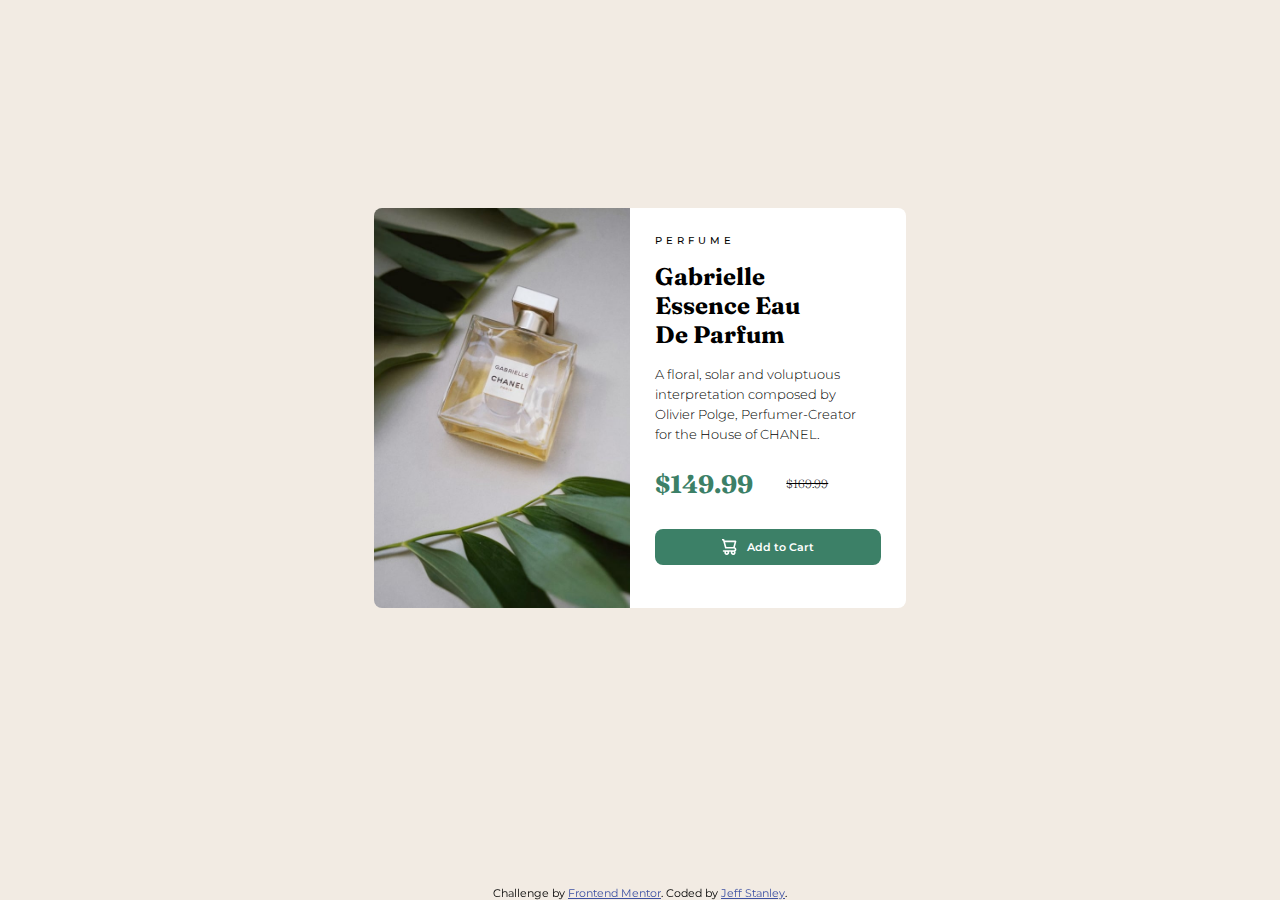
<file: product-preview-card-component-main/index.html>
<!DOCTYPE html>
<html lang="en">
<head>
  <meta charset="UTF-8">
  <meta name="viewport" content="width=device-width, initial-scale=1.0"> <!-- displays site properly based on user's device -->
  <link rel="stylesheet" href="styles.css">
  <link rel="icon" type="image/png" sizes="32x32" href="./images/favicon-32x32.png">
  <link rel="preconnect" href="https://fonts.googleapis.com">
  <link rel="preconnect" href="https://fonts.gstatic.com" crossorigin>
  <link href="https://fonts.googleapis.com/css2?family=Inter:wght@100;200;300;400;500;600;700;800;900&family=Montserrat:wght@100;200;300;400;500;600;700;800;900&display=swap" rel="stylesheet">
  <link rel="preconnect" href="https://fonts.googleapis.com">
  <link rel="preconnect" href="https://fonts.gstatic.com" crossorigin>
  <link href="https://fonts.googleapis.com/css2?family=Fraunces:wght@100;200;300;400;500;600;700;800;900&family=Inter:wght@100;200;300;400;500;600;700;800;900&display=swap" rel="stylesheet">
  <title>Frontend Mentor | Product preview card component</title>

  <!-- Feel free to remove these styles or customise in your own stylesheet 👍 -->
  <style>
    .attribution { font-size: 11px; text-align: center; }
    .attribution a { color: hsl(228, 45%, 44%); }
  </style>
</head>
<body>

  <div class="container">
    <div class="box-one">
      <img src="./images/image-product-desktop.jpg" width="100%" height="100%" alt="" class="desktop">
      <img src="./images/image-product-mobile.jpg" width="100%" height="100%" class="mobile">
    </div>
    <div class="box-two">
      <div class="product-type">
        Perfume
      </div>
      <div class="perfume-title">
        Gabrielle Essence Eau De Parfum
      </div>
      <div class="perfume-description">
        A floral, solar and voluptuous interpretation composed by Olivier Polge, 
        Perfumer-Creator for the House of CHANEL.
      </div>
      <div class="perfume-prices">
        <div class="sale-price">
          $149.99
        </div>
        <div class="normal-price">
          $169.99
        </div>
      </div>
      <div class="purchase-button">
        <svg width="15" height="16" xmlns="http://www.w3.org/2000/svg"><path d="M14.383 10.388a2.397 2.397 0 0 0-1.518-2.222l1.494-5.593a.8.8 0 0 0-.144-.695.8.8 0 0 0-.631-.28H2.637L2.373.591A.8.8 0 0 0 1.598 0H0v1.598h.983l1.982 7.4a.8.8 0 0 0 .799.59h8.222a.8.8 0 0 1 0 1.599H1.598a.8.8 0 1 0 0 1.598h.943a2.397 2.397 0 1 0 4.507 0h1.885a2.397 2.397 0 1 0 4.331-.376 2.397 2.397 0 0 0 1.12-2.021ZM11.26 7.99H4.395L3.068 3.196h9.477L11.26 7.991Zm-6.465 6.392a.8.8 0 1 1 0-1.598.8.8 0 0 1 0 1.598Zm6.393 0a.8.8 0 1 1 0-1.598.8.8 0 0 1 0 1.598Z" fill="#FFF"/></svg>
        Add to Cart
      </div>
    </div>
  </div>
  <!-- Preview

  Gabrielle Essence Eau De Parfum

  A floral, solar and voluptuous interpretation composed by Olivier Polge, 
  Perfumer-Creator for the House of CHANEL.

  $149.99
  $169.99

  Add to Cart -->
  
  <div class="attribution">
    Challenge by <a href="https://www.frontendmentor.io?ref=challenge" target="_blank">Frontend Mentor</a>. 
    Coded by <a href="https://twitter.com/justdevposts">Jeff Stanley</a>.
  </div>
</body>
</html>
</file>
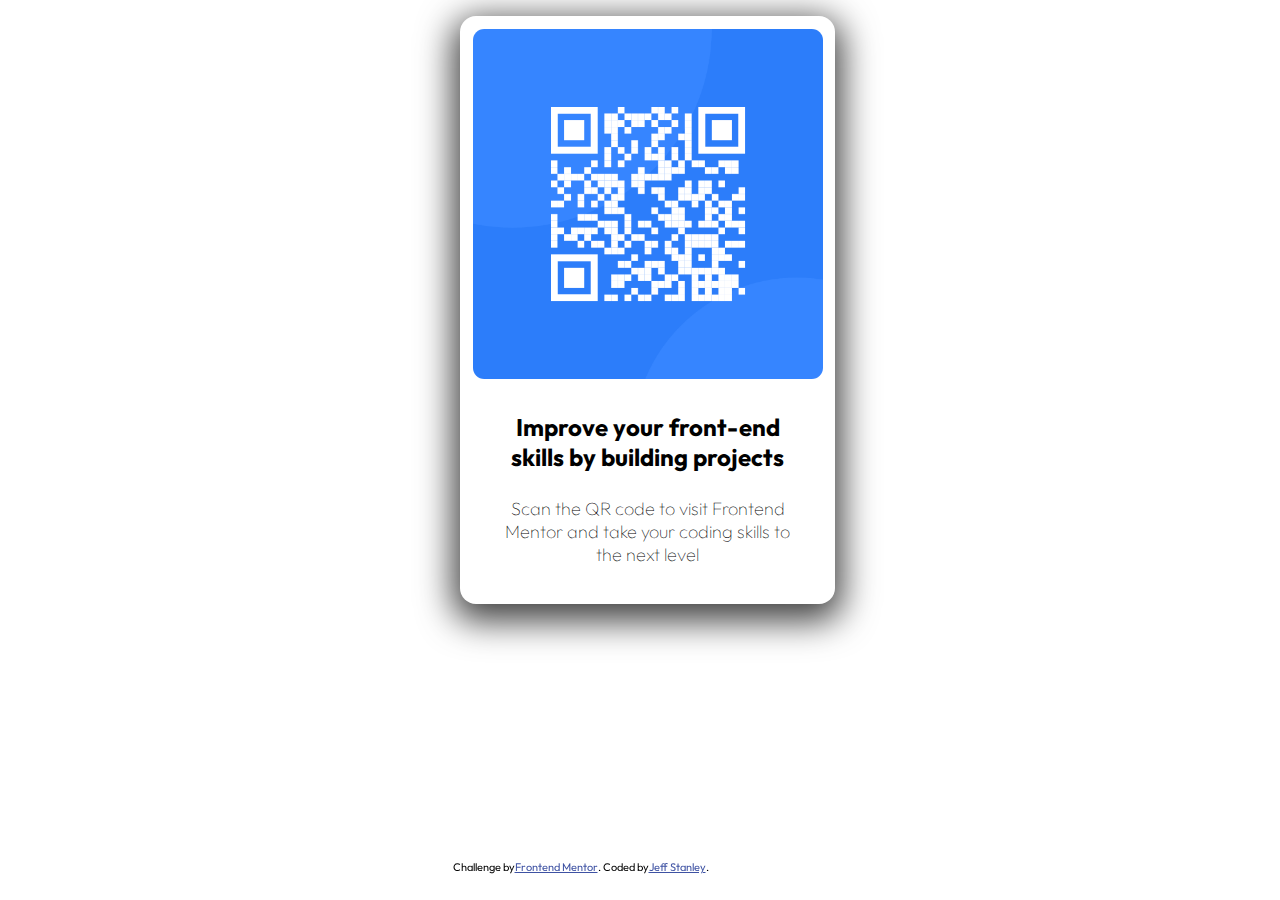
<file: qr-code-component-main/index.html>
<!DOCTYPE html>
<html lang="en">
<head>
  <meta charset="UTF-8">
  <meta name="viewport" content="width=device-width, initial-scale=1.0"> <!-- displays site properly based on user's device -->

  <link rel="preconnect" href="https://fonts.googleapis.com">
  <link rel="preconnect" href="https://fonts.gstatic.com" crossorigin>
  <link href="https://fonts.googleapis.com/css2?family=Inter:wght@100;200;300;400;500;600;700;800;900&family=Outfit:wght@100;400;700&display=swap" rel="stylesheet">
  <link rel="icon" type="image/png" sizes="32x32" href="./images/favicon-32x32.png">
  <link rel="stylesheet" href="styles.css">
  <title>Frontend Mentor | QR code component</title>

  <!-- Feel free to remove these styles or customise in your own stylesheet 👍 -->
  <style>
    .attribution { font-size: 11px; text-align: center; }
    .attribution a { color: hsl(228, 45%, 44%); }
  </style>
</head>
<body>

  <div class="container">
    <div class="qr-container">
      <img src="../qr-code-component-main/images/image-qr-code.png" height="100%" width="100%">
    </div>
    <h1 class="bold-text">
      Improve your front-end skills by building projects
    </h1>
    <p class="thin-text">
      Scan the QR code to visit Frontend Mentor and take your coding skills to the next level
    </p>
  </div>
  
  <div class="attribution">
    Challenge by <a href="https://www.frontendmentor.io?ref=challenge" target="_blank">Frontend Mentor</a>. 
    Coded by <a href="">Jeff Stanley</a>.
  </div>
</body>
</html>
</file>
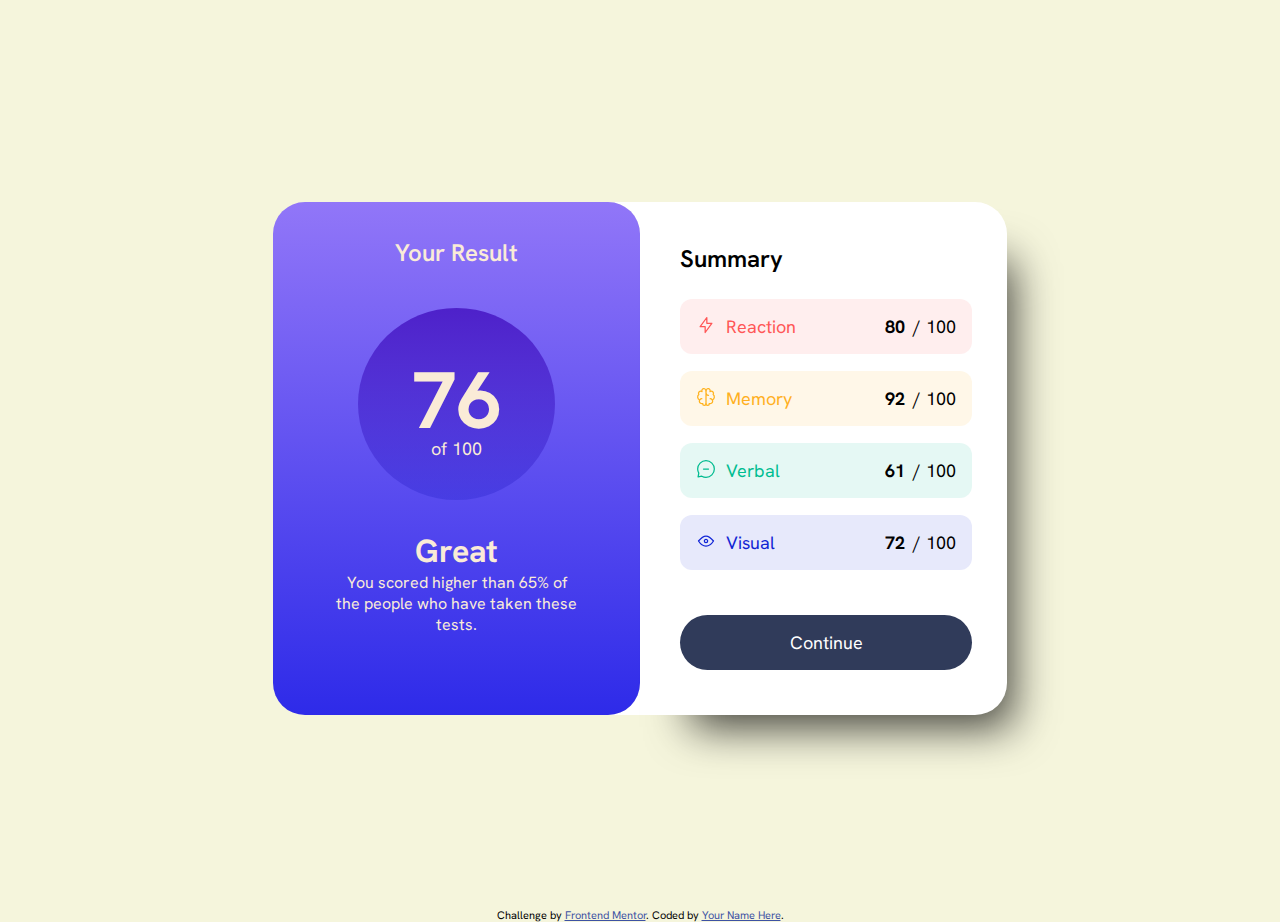
<file: results-summary-component-main/index.html>
<!DOCTYPE html>
<html lang="en">
<head>
  <meta charset="UTF-8">
  <meta name="viewport" content="width=device-width, initial-scale=1.0"> <!-- displays site properly based on user's device -->
  <link rel="stylesheet" href="styles.css">
  <link rel="icon" type="image/png" sizes="32x32" href="./assets/images/favicon-32x32.png">
  <link rel="preconnect" href="https://fonts.googleapis.com">
  <link rel="preconnect" href="https://fonts.gstatic.com" crossorigin>
  <link href="https://fonts.googleapis.com/css2?family=Hanken+Grotesk:wght@100;300;400;500;600;700;800&family=Montserrat:wght@100;200;300;500;700&display=swap" rel="stylesheet">
  <title>Frontend Mentor | Results summary component</title>

  <!-- Feel free to remove these styles or customise in your own stylesheet 👍 -->
  <style>
    .attribution { font-size: 11px; text-align: center; }
    .attribution a { color: hsl(228, 45%, 44%); }
  </style>
</head>
<body>
  <!-- CARD ONE -->
  <div class="container">
    <div class="container-results">
      <div class="heading-one">
        Your Result
      </div>
      <div class="results">
        <div class="result">76</div>
        <div class="result-of">of 100</div>
      </div>
      <div class="results-summary">
        <div class="heading-two">
          Great
        </div>
        <div class="result-text">
        You scored higher than 65% of the people who have taken these tests.
        </div>
      </div>
    </div>
    <!-- END OF CARD ONE -->

    <!-- CARD TWO -->
    <div class="container-summary">
      <div class="heading-one-summary">
        Summary
      </div>
      <div class="reaction-card">
        <div class="reaction-card-title">
          <svg xmlns="http://www.w3.org/2000/svg" width="20" height="20" fill="none" viewBox="0 0 20 20"><path stroke="#F55" stroke-linecap="round" stroke-linejoin="round" stroke-width="1.25" d="M10.833 8.333V2.5l-6.666 9.167h5V17.5l6.666-9.167h-5Z"/></svg>
          Reaction
        </div>
        <div class="card-result"><b class="score">80</b> / 100</div>
      </div>
      <div class="memory-card">
        <div class="memory-card-title">
          <svg xmlns="http://www.w3.org/2000/svg" width="20" height="20" fill="none" viewBox="0 0 20 20"><path stroke="#FFB21E" stroke-linecap="round" stroke-linejoin="round" stroke-width="1.25" d="M5.833 11.667a2.5 2.5 0 1 0 .834 4.858"/><path stroke="#FFB21E" stroke-linecap="round" stroke-linejoin="round" stroke-width="1.25" d="M3.553 13.004a3.333 3.333 0 0 1-.728-5.53m.025-.067a2.083 2.083 0 0 1 2.983-2.824m.199.054A2.083 2.083 0 1 1 10 3.75v12.917a1.667 1.667 0 0 1-3.333 0M10 5.833a2.5 2.5 0 0 0 2.5 2.5m1.667 3.334a2.5 2.5 0 1 1-.834 4.858"/><path stroke="#FFB21E" stroke-linecap="round" stroke-linejoin="round" stroke-width="1.25" d="M16.447 13.004a3.334 3.334 0 0 0 .728-5.53m-.025-.067a2.083 2.083 0 0 0-2.983-2.824M10 3.75a2.085 2.085 0 0 1 2.538-2.033 2.084 2.084 0 0 1 1.43 2.92m-.635 12.03a1.667 1.667 0 0 1-3.333 0"/></svg>
          Memory
        </div>
        <div class="card-result"><b class="score">92</b> / 100</div>
      </div>
      <div class="verbal-card">
        <div class="verbal-card-title">
          <svg xmlns="http://www.w3.org/2000/svg" width="20" height="20" fill="none" viewBox="0 0 20 20"><path stroke="#00BB8F" stroke-linecap="round" stroke-linejoin="round" stroke-width="1.25" d="M7.5 10h5M10 18.333A8.333 8.333 0 1 0 1.667 10c0 1.518.406 2.942 1.115 4.167l-.699 3.75 3.75-.699A8.295 8.295 0 0 0 10 18.333Z"/></svg>
          Verbal
        </div>
        <div class="card-result"><b class="score">61</b> / 100</div>
      </div>
      <div class="visual-card">
        <div class="visual-card-title">
          <svg xmlns="http://www.w3.org/2000/svg" width="20" height="20" fill="none" viewBox="0 0 20 20"><path stroke="#1125D6" stroke-linecap="round" stroke-linejoin="round" stroke-width="1.25" d="M10 11.667a1.667 1.667 0 1 0 0-3.334 1.667 1.667 0 0 0 0 3.334Z"/><path stroke="#1125D6" stroke-linecap="round" stroke-linejoin="round" stroke-width="1.25" d="M17.5 10c-1.574 2.492-4.402 5-7.5 5s-5.926-2.508-7.5-5C4.416 7.632 6.66 5 10 5s5.584 2.632 7.5 5Z"/></svg>
          Visual
        </div>
        <div class="card-result"><b class="score">72</b> / 100</div>
      </div>
      <div class="button">
        Continue
      </div>
    </div>
  </div>
  <!-- END OF CARD TWO -->
  <div class="attribution">
    Challenge by <a href="https://www.frontendmentor.io?ref=challenge" target="_blank">Frontend Mentor</a>. 
    Coded by <a href="#">Your Name Here</a>.
  </div>
</body>
</html>
</file>
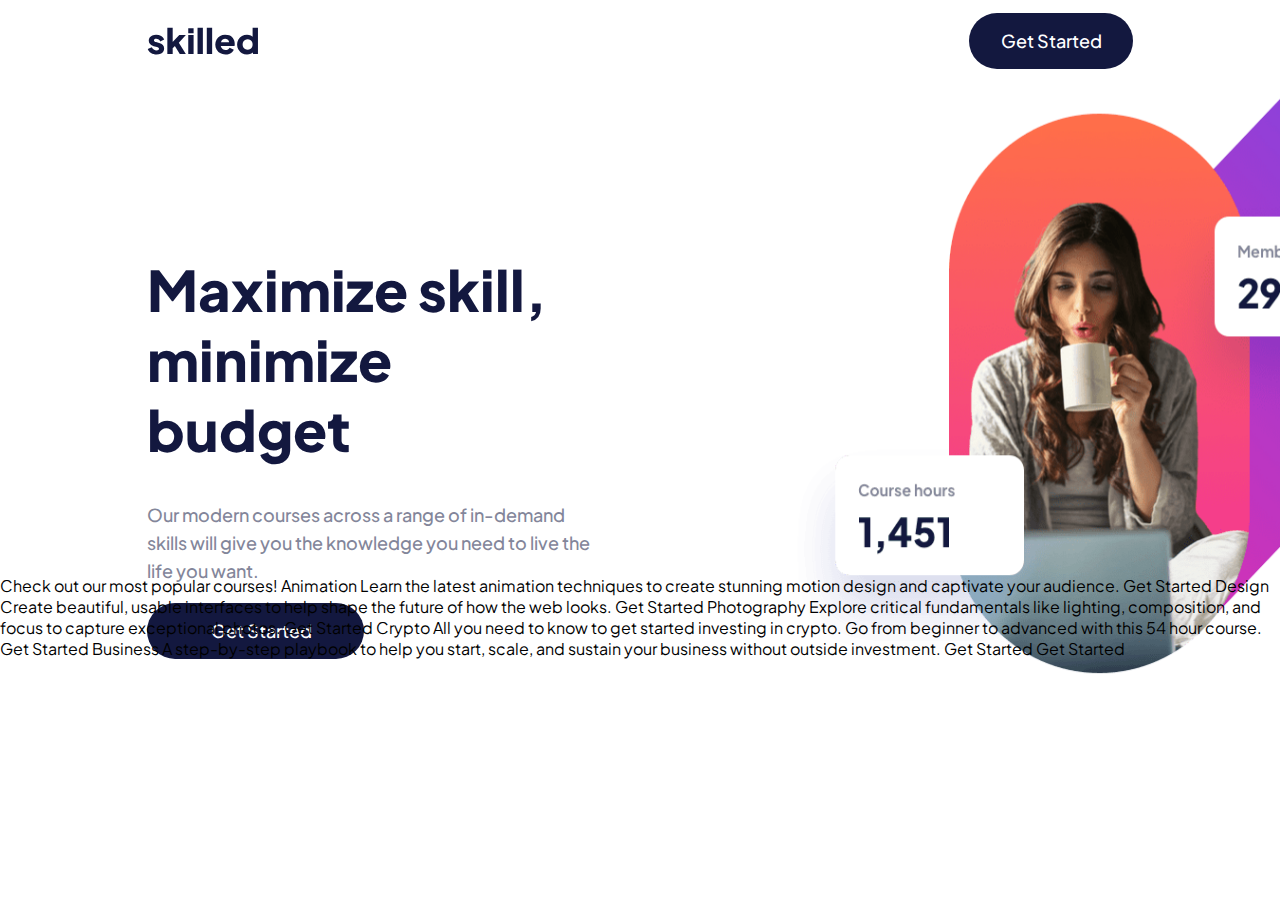
<file: skilled-elearning-landing-page/skilled-elearning-landing-page/starter-code/index.html>
<!DOCTYPE html>
<html lang="en">
<head>
  <meta charset="UTF-8">
  <meta name="viewport" content="width=device-width, initial-scale=1.0">

  <link rel="icon" type="image/png" sizes="32x32" href="./assets/favicon-32x32.png">

  <!-- FONTS -->
  <link rel="preconnect" href="https://fonts.googleapis.com">
  <link rel="preconnect" href="https://fonts.gstatic.com" crossorigin>
  <link href="https://fonts.googleapis.com/css2?family=Plus+Jakarta+Sans:ital,wght@0,200;0,300;0,400;0,500;0,600;0,700;0,800;1,200;1,300;1,400;1,500;1,600;1,700;1,800&display=swap" rel="stylesheet">
  <link rel="stylesheet" href="styles.css">
  <title>Frontend Mentor | Skilled e-learning landing page</title>
</head>
<body>
  <header>
    <img src="./assets/logo-dark.svg" alt="">
    <div class="button">
      Get Started
    </div>
  </header>
  <div class="content-top">
    <div class="content-cta">
      <h1 class="content-heading">
        Maximize skill, minimize budget
      </h1>
      <p class="cta-text">
        Our modern courses across a range of in-demand skills will give you the 
        knowledge you need to live the life you want.
      </p>
      <div class="cta-button">
        Get Started
      </div>
    </div>
    <div class="svg-hero">
      <img src="./assets/image-hero-desktop.png" alt="">
    </div>
  </div>



  Check out our most popular courses!

  Animation
  Learn the latest animation techniques to create stunning motion 
  design and captivate your audience.
  Get Started

  Design
  Create beautiful, usable interfaces to help shape the future of 
  how the web looks.
  Get Started

  Photography
  Explore critical fundamentals like lighting, composition, and focus 
  to capture exceptional photos.
  Get Started

  Crypto
  All you need to know to get started investing in crypto. Go from beginner 
  to advanced with this 54 hour course.
  Get Started

  Business
  A step-by-step playbook to help you start, scale, and sustain your business 
  without outside investment.
  Get Started

  Get Started

</body>
</html>
</file>
<file: product-preview-card-component-main/styles.css>
/* HERE IS THE TESTER! */

/* .container{
    display: flex;
    justify-content: center;
    gap: 10px;
}
.box-one{
    background: black;
    width: 100px;
    height: 100px;
}
.box-two{
    background: bisque;
    width: 100px;
}

@media (max-width: 400px) {
    .container{
        display: flex;       
        flex-direction: column;
        align-items: center;
        gap: 10px;
    }
    .box-one{
        background: black;
        width: 100px;
        height: 100px;
    }
    .box-two{
        background: bisque;
        width: 100px;
        height: 100px;
    }
} */
/* FONTS */

/* font-family: 'Inter', sans-serif;
font-family: 'Montserrat', sans-serif;

font-family: 'Fraunces', serif;
font-family: 'Inter', sans-serif; */

.attribution{
    position: fixed;
    bottom: 0;
    font-family: 'Montserrat', serif;
}
body{
    display: flex;
    justify-content: center;
    align-items: center;
    height: 800px;
    background-color: hsl(30, 38%, 92%);
}
.container{
    display: flex;
    /* width: 60%; */
    height: 400px;
    justify-content: center;
}
img.desktop{
    border-top-left-radius: .5rem;
    border-bottom-left-radius: .5rem;
}
.mobile{
    display: none;
}
.box-two{
    border-top-right-radius: .5rem;
    border-bottom-right-radius: .5rem;
    padding: 2%;
    width: 266px;
    background-color: hsl(0, 0%, 100%);
}
.product-type{
    /* font-family: 'Inter', sans-serif; */
    font-family: 'Montserrat', sans-serif;
    font-weight: 500;
    letter-spacing: 4px;
    font-size: 10px;
    text-transform: uppercase;
    padding-top: 15px;
    padding-left: 15px;
}
.perfume-title{
    font-family: 'Fraunces', serif;
    font-weight: 700;
    font-size: x-large;
    padding-left: 15px;
    padding-top: 15px;
    padding-right: 60px;
}
.perfume-description{
    /* font-family: 'Inter', sans-serif; */
    font-family: 'Montserrat', sans-serif;
    padding-left: 15px;
    padding-top: 15px;
    font-size: 13px;
    font-weight: 300;
    line-height: 20px;
    padding-right: 30px;
}
.perfume-prices{
    display: flex;
    padding-left: 15px;
    padding-top: 25px;
    font-family: 'Fraunces', serif;
    font-weight: 700;
    align-items: center;
}
.sale-price{
    color: hsl(158, 36%, 37%);
    font-size: 25px;
}
.normal-price{
    text-decoration: line-through;
    padding-left: 33px;
    font-size: 12px;
    font-weight: 200;
}
.purchase-button{
    margin-top: 30px;
    background: hsl(158, 36%, 37%);
    display: flex;
    justify-content: center;
    align-items: center;
    gap: 10px;
    color: hsl(0, 0%, 100%);
    padding: 10px;
    margin-left: 15px;
    margin-right: 15px;
    border-radius: .5rem;
    font-family: 'Montserrat', sans-serif;
    font-weight: 600;
    font-size: 11px;
}
.purchase-button:hover{
    background:  hsl(158, 34%, 25%);
}


@media (max-width: 540px ) {
    html{
        display: flex;
        justify-content: center;
    }
    .desktop{
        display: none;
    }
    img.mobile{
        display: none;
        display: flex;
        width: 277px;
        border-top-right-radius: .5rem;
        border-top-left-radius: .5rem;
    }
    .container{
        display: flex;
        flex-direction: column;
    }
    body{
        display: flex;
        justify-content: center;
        align-items: center;
        width: 375px;
        height: 700px;
        background-color: hsl(30, 38%, 92%);
    }
    /* .container{
        display: flex;
        max-width: 376px;
        height: -320px;
        justify-content: center;    
    } */
    .box-two{
        border-top-right-radius: 0px;
        border-bottom-left-radius: .5rem;
        height: 300px;
    }
    .product-type{

    }
    .perfume-title{
        margin-right: -30px;
    }
    .perfume-description{
        margin-right: -21px;
        font-size: 12px;
    }
    .perfume-prices{
        margin-top: -10px;
        padding-bottom: 10px;
    }
    .sale-price{
        margin-right: -10px;
    }
    .normal-price{

    }
    .purchase-button{
        margin-top: 1px;
        margin-bottom: 10px;
    }
}
</file>
<file: qr-code-component-main/styles.css>
*{
    font-family: 'Inter', sans-serif;
    font-family: 'Outfit', sans-serif;
    
}
html{
    display: flex;
    justify-content: center;
}

.container{
    display: flex;
    justify-items: center;
    width: 375px;
    flex-direction: column;
    margin: 2%;
    -webkit-box-shadow: 0px 10px 35px 7px rgba(0,0,0,0.75);
    -moz-box-shadow: 0px 10px 35px 7px rgba(0,0,0,0.75);
    box-shadow: 0px 10px 35px 7px rgba(0,0,0,0.75);
    border-radius: 1rem;
}
.container img{
    margin: 3.5%;
    border-radius: .7rem;
    width: 350px;
}
.bold-text{
    /* display: flex; */
    /* justify-content: center; */
    text-align: center;
    font-weight: 700;
    font-size: x-large;
    margin-left: 10%;
    margin-right: 10%;
    margin-bottom: 2%;
}

.thin-text{
    font-family: 'Inter', sans-serif;
    font-family: 'Outfit', sans-serif;
    font-size: 18px;
    /* display: flex; */
    /* justify-content: center; */
    margin-bottom: 10%;
    margin-left: 10%;
    margin-right: 10%;
    text-align: center;
    /* font-weight: 400; */
    font-weight: 100;
}

.attribution{
    text-align: center;
    display: flex;
    justify-items: center;
    margin-bottom: 2%;
    position: fixed;
    bottom: 0;
}
</file>
<file: results-summary-component-main/styles.css>
*{
    box-sizing: border-box;
    font-family: Hanken Grotesk;
}
body{
    height: 100%;
}
html{
    height: 100%;
    background-color: beige;
}
.container{
    display: flex;
    justify-content: center;
    align-items: center;
    height: 100%;
}
/* CARD ONE */
.container-results{
    display: flex;
    flex-direction: column;
    color: antiquewhite;
    /* border: 2px solid blue; */
    /* background-color: hsla(241, 81%, 54%); */
    background: linear-gradient(hsla(252, 100%, 67%, 0.801), hsla(241, 81%, 54%));
    height: 513px;
    width: 367px;
    padding: 10px;
    border-radius: 2rem;
    -webkit-box-shadow: 80px 0 rgba(255,255,255);
    -moz-box-shadow: 80px 0 rgba(255,255,255);
    box-shadow: 80px 0 rgba(255,255,255);

}
.heading-one{
    display: flex;
    justify-content: center;
    margin-top: 25px;
    font-size: 24px;
    font-weight: 600;
}
.results{
    display: flex;
    justify-content: center;
    align-items: center;
    flex-direction: column;
    margin-top: 40px;
    background: linear-gradient(hsla(256, 72%, 46%, 1),hsla(241, 72%, 46%, 0.318));
    margin-left: 75px;
    margin-right: 75px;
    padding-left: 20px;
    padding-right: 20px;
    padding-bottom: 40px;
    padding-top: 40px;
    border-radius: 50%;
}
.result{
    font-size: 80px;
    font-weight: 700;
}
.result-of{
    margin-top: -15px;
    font-size: 18px;
}
.heading-two{
    display: flex;
    justify-content: center;
    font-size: 32px;
    font-weight: 700;
    margin-top: 30px;
}
.results-summary{
    display: flex;
    justify-content: center;
    flex-direction: column;
    gap: 0px;
    text-align: center;
    margin-left: 50px;
    margin-right: 50px;
}
/* END OF CARD ONE */

/* CARD TWO */
.container-summary{
    display: flex;
    flex-direction: column;
    /* justify-content: space-around; */
    /* border: 2px solid yellow; */
    background-color: rgb(255, 255, 255);
    height: 513px;
    width: 367px;
    -webkit-box-shadow: 28px 35px 44px -23px rgba(0,0,0,0.75);
    -moz-box-shadow: 28px 35px 44px -23px rgba(0,0,0,0.75);
    box-shadow: 28px 35px 44px -23px rgba(0,0,0,0.75);
    /* padding: 10px; */
    /* margin-left: -50px; */
    /* z-index: -1; */
    /* padding-left: 50px; */
    border-radius: 2rem;
    border-bottom-left-radius: 0%;
    border-top-left-radius: 0%;

}
.heading-one-summary{
    padding-top: 16px;
    padding-bottom: 8px;
    margin-left: 40px;
    margin-top: 25px;
    font-size: 24px;
    font-weight: 600;
}
.reaction-card{
    display: flex;
    justify-content: space-between;
    margin-left: 40px;
    background-color: hsla(0, 100%, 67%, 0.1);
    color: hsla(0, 100%, 67%);
    border-radius: .75rem;
    margin-right: 35px;
    /* padding-top: 16px;
    padding-bottom: 16px; */
    padding: 16px;
    margin-top: 17px;
    margin-bottom: 17px;
}
.reaction-card-title{
    display: flex;
    justify-content: start;
    gap: 10px;
    font-size: 18px;
}
.card-result{
    display: flex;
    justify-content: end;
    font-size: 18px;
    gap: 8px;
    color: black;
}
.score{
    font-size: 18px;
}
.memory-card{
    display: flex;
    justify-content: space-between;
    margin-left: 40px;
    /* padding-top: 16px;
    padding-bottom: 16px; */
    padding: 16px;
    background-color: hsla(39, 100%, 56%, 0.1);
    color: hsl(39, 100%, 56%);
    border-radius: .75rem;
    margin-right: 35px;
    /* margin-top: 10px; */
    margin-bottom: 17px;
}
.memory-card-title{
    display: flex;
    justify-content: start;
    gap: 10px;
    font-size: 18px;
}
.card-result{
    display: flex;
    justify-content: end;
    font-size: 19px;
    gap: 8px;
}
.score{
    font-size: 18px;
}
.verbal-card{
    display: flex;
    justify-content: space-between;
    margin-left: 40px;
    /* padding-top: 16px;
    padding-bottom: 16px; */
    padding: 16px;
    background-color: hsla(166, 100%, 37%, 0.1);
    color: hsla(166, 100%, 37%);
    border-radius: .75rem;
    margin-right: 35px;
    /* margin-top: 10px; */
    margin-bottom: 17px;
}
.verbal-card-title{
    display: flex;
    justify-content: start;
    gap: 10px;
    font-size: 18px;
}
.card-result{
    display: flex;
    justify-content: end;
    font-size: 18px;
    gap: 8px;
}
.score{
    font-size: 18px;
}
.visual-card{
    display: flex;
    justify-content: space-between;
    align-items: center;
    margin-left: 40px;
    /* padding-top: 16px;
    padding-bottom: 16px; */
    padding: 16px;
    background-color: hsla(234, 85%, 45%, 0.1);
    color: hsla(234, 85%, 45%);
    border-radius: .75rem;
    margin-right: 35px;
    /* margin-top: 10px; */
    margin-bottom: 15px;
}
.visual-card-title{
    display: flex;
    justify-content: start;
    gap: 10px;
    font-size: 18px;
}
.score{
    font-size: 18px;
}
.card-result{
    display: flex;
    justify-content: end;
    font-size: 18px;
    gap: 8px;
}
.button{
    margin-top: 30px;
    background-color: hsl(224, 30%, 27%);
    color: white;
    display: flex;
    justify-content: center;
    margin-left: 40px;
    margin-right: 35px;
    padding-top: 16px;
    padding-bottom: 16px;
    border-radius: 2em;
    font-size: 18px;
}
.button:hover{
    background: linear-gradient(hsla(252, 100%, 67%, 0.801), hsla(241, 81%, 54%));
}
/* END OF CARD TWO */

/* MOBILE VERSON */
@media (max-width: 610px){
    .container{
        display: flex;
        flex-direction: column;
        width: 104%;
    }

    .container-results{
        width: 104%;
        margin-left: -1px;
        margin-top: -10px;
        height: 410px;
        border-top-left-radius: 0px;
        border-top-right-radius: 0px;
    }

    .heading-one{
        margin-top: 15px;
        padding-top: 30px;
        margin-bottom: -15px;
        font-size: 18px;
    }
    .heading-two{
        margin-top: 15px;
    }
    .heading-one-summary{
        padding-top: 0px;
    }
    .results{
        margin-left: 105px;
        margin-right: 105px;
        padding-left: 20px;
        padding-right: 20px;
        padding-bottom: 20px;
        padding-top: 20px;
        border-radius: 50%;
    }

    .results-summary{
        gap: 10px;
        margin-left: 10%;
        margin-right: 10%;
        padding-bottom: 4%;
    }

    .container-summary{
        width: 103.75%;
        margin-right: -10px;
        margin-left: -10px;
        border-bottom-left-radius: 0px;
        border-bottom-right-radius: 0px;
        box-shadow: none;
        padding-bottom: 20%;    
    }

}
</file>
<file: skilled-elearning-landing-page/skilled-elearning-landing-page/starter-code/styles.css>
/* COLORS */
/* #666CA3 HEADER BUTTON HOVER*/
/* #13183F HEADER BUTTON IDLE */
/* #83869A */
/* #F74780 */
/* #FFA7C3 */
/* #FFFFFF */
/* #F02AA6-FF6F48 */
/* #F851FF-F02AA6 */
html{
    max-width: 1440px;
}
body{
    margin: 0;
    max-width: 1440px;
    overflow-x: hidden;
}
*{
    font-family: 'Plus Jakarta Sans' , sans-serif;
}
header{
    display: flex;
    justify-content: space-between;
    align-items: center;
    margin-left: 11.5%;
    margin-right: 11.5%;
    margin-top: 1%;
}
header > img{
    width: 111.168px;
    height: 27.684px;
    flex-shrink: 0;
}
.button{
    color: var(--ffffff, #FFF);
    font-family: Plus Jakarta Sans;
    font-size: 18px;
    font-style: normal;
    font-weight: 500;
    line-height: 28px; /* 155.556% */
    padding-top: 14px;
    padding-bottom: 14px;
    padding-left: 32px;
    padding-right: 31px;
    flex-shrink: 0;
    border-radius: 28px;
    background: var(--13183-f, #13183F);
    text-align: center;
}
.content-top{
    display: flex;
    max-width: 1440px;
    /* justify-content: space-between; */
}
.content-cta{
    margin-left: 11.5%;
    /* margin-right: 11.5%; */
    margin-top: 11.5%;
    width: 457px;
    height: 359px;
    flex-shrink: 0;
}
.content-heading{
    color: var(--13183-f, #13183F);
    font-feature-settings: 'clig' off, 'liga' off;

    /* Heading XL */
    font-family: Plus Jakarta Sans;
    font-size: 56px;
    font-style: normal;
    font-weight: 800;
    line-height: normal;
}
.cta-text{
    color: var(--83869-a, #83869A);
    font-feature-settings: 'clig' off, 'liga' off;

    /* Body M */
    font-family: Plus Jakarta Sans;
    font-size: 18px;
    font-style: normal;
    font-weight: 500;
    line-height: 28px; /* 155.556% */
}
.cta-button{
    color: var(--ffffff, #FFF);
    font-family: Plus Jakarta Sans;
    font-size: 18px;
    font-style: normal;
    font-weight: 500;
    line-height: 28px; /* 155.556% */
    padding-top: 14px;
    padding-bottom: 14px;
    padding-left: 32px;
    padding-right: 21px;
    flex-shrink: 0;
    border-radius: 28px;
    background: var(--13183-f, #13183F);
    text-align: center;
    max-width: 164px;
}
.svg-hero img{
    width: 991.631px;
    height: 936.917px;
    flex-shrink: 0;
    left: calc(50% + 40px);
}
.svg-hero{
    overflow: hidden;
    z-index: -1;
    position: absolute;
    top: -200px;
    left: 784px;
    overflow: hidden;
}
</file>
